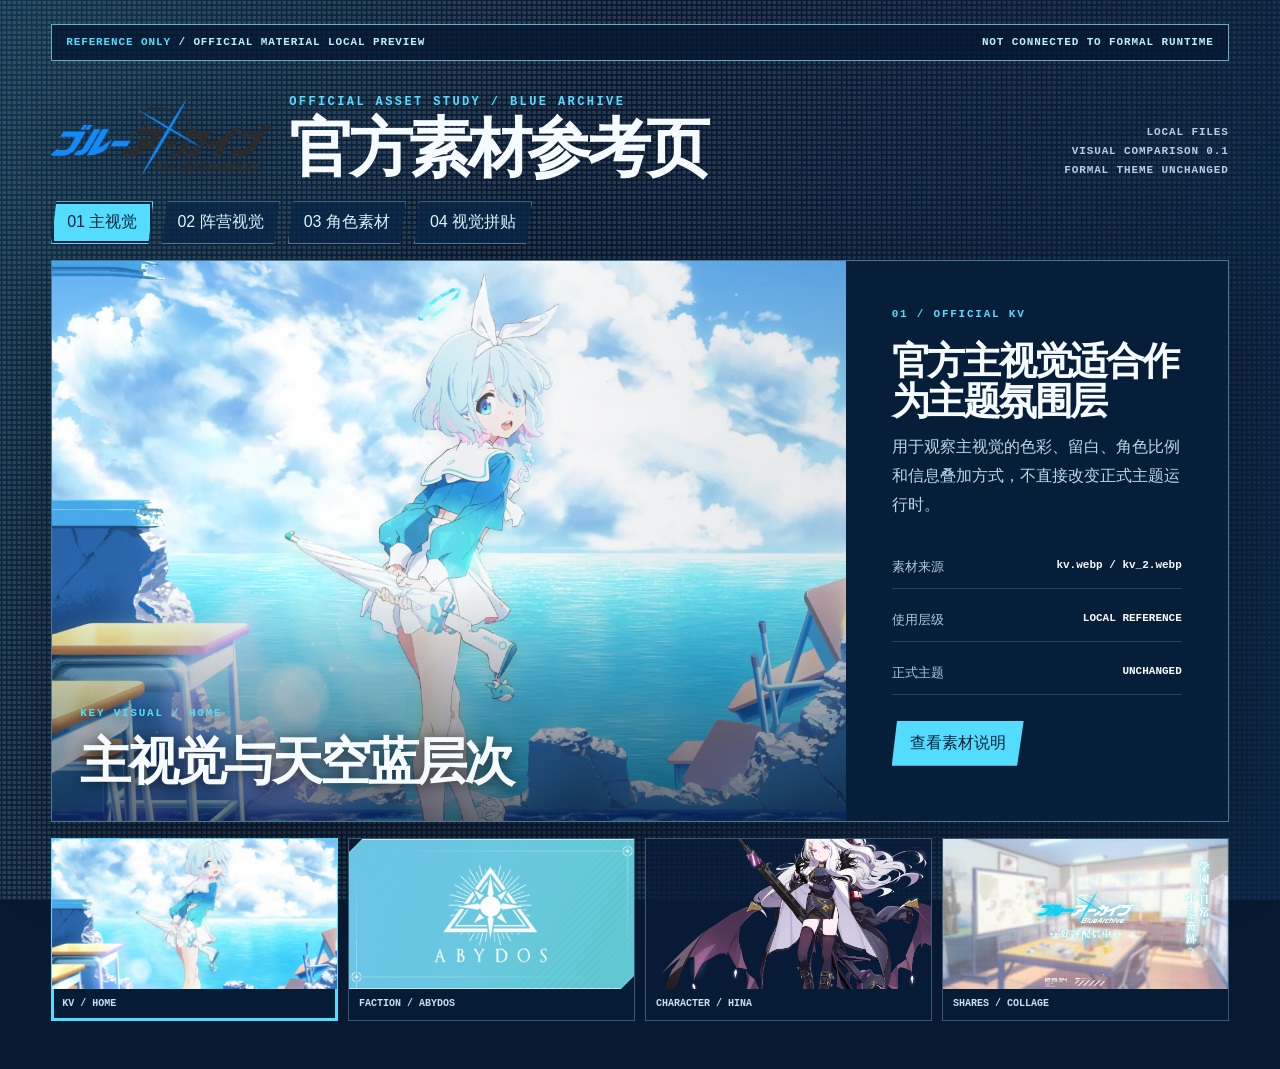
<file: club-app/themes/blue-archive/official-reference-preview.html>
<!doctype html>
<html lang="zh-CN">
<head>
  <meta charset="utf-8">
  <meta name="viewport" content="width=device-width, initial-scale=1">
  <title>Blue Archive Official Reference Preview</title>
  <style>
    :root { color-scheme: dark; font-family: "Microsoft YaHei UI", "Noto Sans SC", sans-serif; background: #081a31; color: #f5fbff; }
    * { box-sizing: border-box; }
    body { margin: 0; min-width: 320px; background: #081a31; }
    button { font: inherit; }
    .shell { min-height: 100vh; padding: 24px clamp(16px, 4vw, 64px) 48px; position: relative; overflow: hidden; }
    .shell::before { content: ""; position: fixed; inset: 0; pointer-events: none; background: linear-gradient(115deg, rgba(84,220,254,.2), transparent 36%, rgba(13,44,80,.8)), url('assets/visual/game-bg-cover.png') center / cover; opacity: .72; }
    .content { position: relative; z-index: 1; max-width: 1440px; margin: auto; }
    .notice { display: flex; align-items: center; justify-content: space-between; gap: 16px; padding: 10px 14px; border: 1px solid rgba(150,231,255,.7); background: rgba(4,24,48,.78); color: #bdefff; font: 700 11px/1.4 "Cascadia Mono", monospace; letter-spacing: .08em; }
    .notice b { color: #54dcfe; }
    header { display: flex; align-items: end; justify-content: space-between; gap: 24px; margin: 34px 0 22px; }
    .brand { display: flex; align-items: center; gap: 18px; }
    .brand img { width: min(220px, 34vw); max-height: 82px; object-fit: contain; object-position: left center; filter: drop-shadow(0 6px 18px rgba(0,0,0,.32)); }
    .eyebrow { margin: 0 0 8px; color: #54dcfe; font: 700 12px/1.2 "Cascadia Mono", monospace; letter-spacing: .2em; }
    h1 { margin: 0; font-size: clamp(30px, 5vw, 68px); line-height: .96; letter-spacing: -.07em; }
    .meta { color: #b4cee3; text-align: right; font: 700 11px/1.7 "Cascadia Mono", monospace; letter-spacing: .08em; }
    .tabs { display: flex; flex-wrap: wrap; gap: 8px; margin-bottom: 16px; }
    .tabs button { cursor: pointer; color: #d8f6ff; border: 1px solid rgba(162,227,255,.42); background: rgba(9,39,70,.82); padding: 10px 15px; clip-path: polygon(5% 0,100% 0,95% 100%,0 100%); }
    .tabs button[aria-selected="true"] { color: #06213d; background: #54dcfe; border-color: #54dcfe; box-shadow: 0 0 0 2px #06213d inset; }
    .stage { display: grid; grid-template-columns: minmax(0, 1.35fr) minmax(300px, .65fr); min-height: 560px; overflow: hidden; border: 1px solid rgba(162,227,255,.45); background: rgba(5,29,56,.82); box-shadow: 0 28px 80px rgba(0,0,0,.32); }
    .hero { position: relative; min-height: 560px; background: center / cover no-repeat; transition: background-image 220ms ease; }
    .hero::after { content: ""; position: absolute; inset: 0; background: linear-gradient(90deg, transparent 42%, rgba(4,20,42,.1)), linear-gradient(0deg, rgba(3,16,34,.62), transparent 42%); }
    .hero-caption { position: absolute; z-index: 1; left: 28px; bottom: 24px; max-width: 70%; text-shadow: 0 2px 14px rgba(0,0,0,.65); }
    .hero-caption small { display: block; color: #54dcfe; font: 700 11px/1.3 "Cascadia Mono", monospace; letter-spacing: .16em; }
    .hero-caption strong { display: block; margin-top: 8px; font-size: clamp(24px, 4vw, 52px); letter-spacing: -.06em; }
    .panel { padding: clamp(24px, 4vw, 46px); background: rgba(7,31,58,.93); }
    .panel-code { color: #54dcfe; font: 700 11px/1.4 "Cascadia Mono", monospace; letter-spacing: .16em; }
    h2 { margin: 18px 0 12px; font-size: clamp(26px, 3vw, 42px); line-height: 1.05; letter-spacing: -.06em; }
    .panel p { color: #bdd6e9; line-height: 1.8; margin: 0; }
    .source-list { display: grid; gap: 10px; margin: 26px 0; }
    .source { display: flex; justify-content: space-between; gap: 12px; padding: 12px 0; border-bottom: 1px solid rgba(162,227,255,.2); color: #aac9df; font-size: 13px; }
    .source b { color: #f5fbff; font: 700 11px/1.3 "Cascadia Mono", monospace; text-align: right; }
    .action { cursor: pointer; border: 0; padding: 12px 18px; color: #06213d; background: #54dcfe; clip-path: polygon(4% 0,100% 0,95% 100%,0 100%); }
    .gallery { display: grid; grid-template-columns: repeat(4, 1fr); gap: 10px; margin-top: 16px; }
    .thumb { min-width: 0; border: 1px solid rgba(162,227,255,.32); background: rgba(6,28,54,.75); padding: 0; cursor: pointer; color: #fff; text-align: left; }
    .thumb img { display: block; width: 100%; height: 150px; object-fit: cover; }
    .thumb span { display: block; padding: 9px 10px; color: #c3e2f3; font: 700 10px/1.25 "Cascadia Mono", monospace; }
    .thumb[aria-pressed="true"] { border-color: #54dcfe; box-shadow: 0 0 0 2px #54dcfe inset; }
    @media (max-width: 760px) {
      .shell { padding: 16px 12px 28px; }
      .notice { align-items: flex-start; flex-direction: column; gap: 3px; }
      header { align-items: flex-start; flex-direction: column; margin: 24px 0 18px; gap: 16px; }
      .meta { text-align: left; }
      .stage { display: block; min-height: 0; }
      .hero { min-height: 330px; }
      .panel { min-height: 380px; padding: 26px 20px; }
      .gallery { grid-template-columns: repeat(2, 1fr); }
      .thumb img { height: 110px; }
    }
    @media (prefers-reduced-motion: reduce) { *, *::before, *::after { transition-duration: 0ms !important; } }
  </style>
</head>
<body>
  <main class="shell">
    <div class="content">
      <div class="notice"><span><b>REFERENCE ONLY</b> / OFFICIAL MATERIAL LOCAL PREVIEW</span><span>NOT CONNECTED TO FORMAL RUNTIME</span></div>
      <header>
        <div class="brand"><img src="assets/visual/logo.png" alt="Blue Archive 官方 Logo"><div><p class="eyebrow">OFFICIAL ASSET STUDY / BLUE ARCHIVE</p><h1>官方素材参考页</h1></div></div>
        <div class="meta">LOCAL FILES<br>VISUAL COMPARISON 0.1<br>FORMAL THEME UNCHANGED</div>
      </header>
      <nav class="tabs" aria-label="官方素材预览分类">
        <button type="button" data-page="home" aria-selected="true">01 主视觉</button>
        <button type="button" data-page="school" aria-selected="false">02 阵营视觉</button>
        <button type="button" data-page="characters" aria-selected="false">03 角色素材</button>
        <button type="button" data-page="shares" aria-selected="false">04 视觉拼贴</button>
      </nav>
      <section class="stage" aria-live="polite">
        <div class="hero" data-hero style="background-image:url('assets/visual/kv.webp')"><div class="hero-caption"><small data-code>KEY VISUAL / HOME</small><strong data-title>主视觉与天空蓝层次</strong></div></div>
        <article class="panel"><div><div class="panel-code" data-panel-code>01 / OFFICIAL KV</div><h2 data-panel-title>官方主视觉适合作为主题氛围层</h2><p data-copy>用于观察主视觉的色彩、留白、角色比例和信息叠加方式，不直接改变正式主题运行时。</p><div class="source-list"><div class="source"><span>素材来源</span><b data-source>kv.webp / kv_2.webp</b></div><div class="source"><span>使用层级</span><b>LOCAL REFERENCE</b></div><div class="source"><span>正式主题</span><b>UNCHANGED</b></div></div></div><button class="action" type="button" data-action>查看素材说明</button></article>
      </section>
      <section class="gallery" aria-label="官方素材缩略图">
        <button class="thumb" type="button" data-thumb="home" aria-pressed="true"><img src="assets/visual/kv.webp" alt="官方主视觉 KV"><span>KV / HOME</span></button>
        <button class="thumb" type="button" data-thumb="school" aria-pressed="false"><img src="assets/visual/img_abydos.png" alt="阿拜多斯阵营视觉"><span>FACTION / ABYDOS</span></button>
        <button class="thumb" type="button" data-thumb="characters" aria-pressed="false"><img src="assets/feedback/hina-reference.png" alt="日奈角色参考图"><span>CHARACTER / HINA</span></button>
        <button class="thumb" type="button" data-thumb="shares" aria-pressed="false"><img src="assets/visual/shares.png" alt="官方视觉拼贴"><span>SHARES / COLLAGE</span></button>
      </section>
    </div>
  </main>
  <script>
    const pages={
      home:{code:'KEY VISUAL / HOME',panelCode:'01 / OFFICIAL KV',title:'主视觉与天空蓝层次',copy:'用于观察主视觉的色彩、留白、角色比例和信息叠加方式，不直接改变正式主题运行时。',source:'kv.webp / kv_2.webp',bg:'url("assets/visual/kv.webp")'},
      school:{code:'FACTION / SCHOOL VISUAL',panelCode:'02 / SCHOOL ART',title:'阵营图适合作为页面身份线索',copy:'阵营图可以帮助确定不同页面的色彩重心、纹理密度与卡片装饰方向，当前只做本地参考。',source:'img_abydos.png / img_trinity.png',bg:'url("assets/visual/img_catch-3.png")'},
      characters:{code:'CHARACTER / FEEDBACK STUDY',panelCode:'03 / CHARACTER ART',title:'角色图可用于反馈层构图研究',copy:'角色素材可用于研究确认、完成和空状态反馈的构图比例；当前不接入正式 P5 业务反馈组件。',source:'hina-reference.png / yuuka-reference.png',bg:'url("assets/feedback/hina-reference.png")'},
      shares:{code:'SHARES / VISUAL COLLAGE',panelCode:'04 / OFFICIAL COLLAGE',title:'拼贴素材展示官方图形语言',copy:'拼贴图用于观察图标、文字、色块和角色组合的节奏，正式主题仍只引用原创派生 SVG。',source:'shares.png / game-home.png',bg:'url("assets/visual/shares.png")'}
    };
    const root=document.documentElement, hero=document.querySelector('[data-hero]'), buttons=[...document.querySelectorAll('[data-page]')], thumbs=[...document.querySelectorAll('[data-thumb]')];
    function update(page){const d=pages[page]; hero.style.backgroundImage=d.bg; document.querySelector('[data-code]').textContent=d.code; document.querySelector('[data-title]').textContent=d.title; document.querySelector('[data-panel-code]').textContent=d.panelCode; document.querySelector('[data-panel-title]').textContent=d.title; document.querySelector('[data-copy]').textContent=d.copy; document.querySelector('[data-source]').textContent=d.source; buttons.forEach(b=>b.setAttribute('aria-selected',String(b.dataset.page===page))); thumbs.forEach(b=>b.setAttribute('aria-pressed',String(b.dataset.thumb===page))); root.dataset.previewPage=page;}
    buttons.forEach(b=>b.addEventListener('click',()=>update(b.dataset.page))); thumbs.forEach(b=>b.addEventListener('click',()=>update(b.dataset.thumb))); document.querySelector('[data-action]').addEventListener('click',()=>alert('本页仅用于本地官方素材参考，不代表已接入正式运行时或已完成授权核验。'));
  </script>
</body>
</html>
</file>
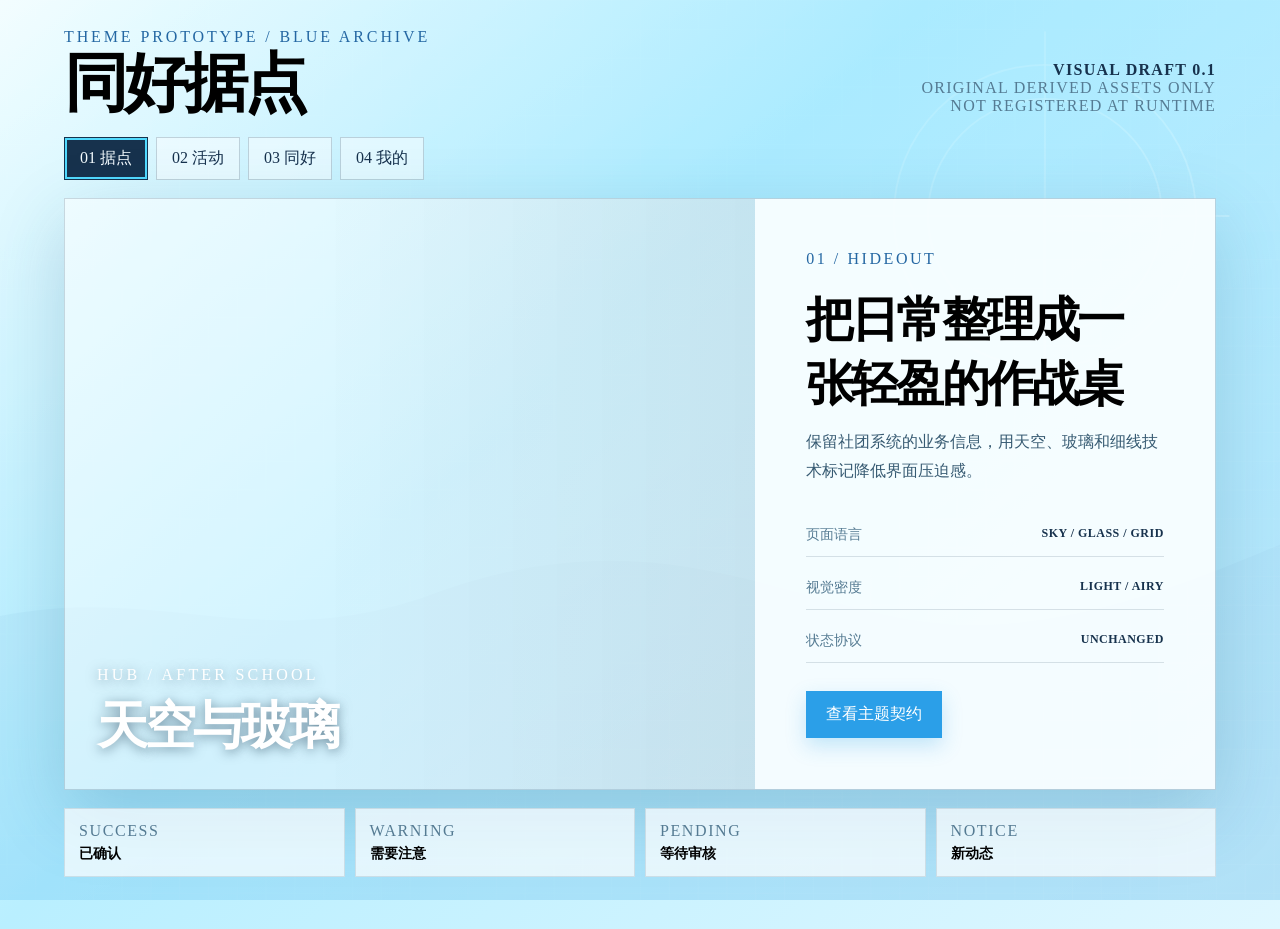
<file: club-app/themes/blue-archive/preview.html>
<!doctype html>
<html lang="zh-CN">
<head>
  <meta charset="utf-8">
  <meta name="viewport" content="width=device-width, initial-scale=1">
  <title>Blue Archive Theme Preview</title>
  <link rel="stylesheet" href="theme.css">
  <style>
    :root { font-family: var(--theme-display-font); color: var(--theme-ink); background: var(--theme-bg); }
    * { box-sizing: border-box; }
    body { margin: 0; min-width: 320px; min-height: 100vh; background: linear-gradient(135deg,#f7feff 0%,#b9efff 42%,#dff7ff 100%); }
    button { font: inherit; }
    .preview-shell { min-height: 100vh; padding: 28px clamp(16px, 5vw, 80px) 52px; position: relative; overflow: hidden; }
    .preview-shell::before { content: ''; position: fixed; inset: 0; pointer-events: none; background: url('assets/visual/derived/sky-glass.svg') center / cover; opacity: .28; mix-blend-mode: multiply; }
    .topbar, .stage, .status-strip { position: relative; z-index: 1; max-width: 1280px; margin-inline: auto; }
    .topbar { display: flex; align-items: end; justify-content: space-between; gap: 24px; margin-bottom: 22px; }
    .eyebrow { margin: 0 0 8px; color: #2467a3; font: 700 12px/1 var(--theme-accent-font); letter-spacing: .18em; }
    h1 { margin: 0; font-size: clamp(34px, 5vw, 72px); letter-spacing: -.06em; line-height: .95; }
    .top-meta { text-align: right; color: #557b93; font: 700 12px/1.6 var(--theme-accent-font); letter-spacing: .08em; }
    .top-meta strong { color: #17324d; }
    .nav { display: flex; gap: 8px; flex-wrap: wrap; margin-bottom: 18px; }
    .nav button { border: 1px solid rgba(23,50,77,.2); background: rgba(255,255,255,.64); color: #17324d; padding: 10px 15px; cursor: pointer; clip-path: var(--theme-panel-cut); transition: background 160ms ease, color 160ms ease, transform 160ms ease; }
    .nav button:hover { transform: translateY(-2px); background: #fff; }
    .nav button[aria-selected="true"] { background: #17324d; color: #fff; box-shadow: 0 0 0 2px #54dcfe inset; }
    .nav button:focus-visible { outline: none; box-shadow: var(--theme-focus-ring); }
    .stage { display: grid; grid-template-columns: minmax(0,1.2fr) minmax(320px,.8fr); min-height: 540px; border: 1px solid rgba(23,50,77,.18); background: rgba(255,255,255,.5); box-shadow: 0 24px 70px rgba(31,90,122,.2); clip-path: var(--theme-panel-cut); overflow: hidden; }
    .visual { min-height: 540px; position: relative; background: var(--theme-events-background); background-size: cover; background-position: center; transition: background-image 220ms ease; }
    .visual::after { content: ''; position: absolute; inset: 0; background: linear-gradient(90deg, transparent 36%, rgba(9,37,59,.08)); }
    .visual-label { position: absolute; left: 32px; bottom: 28px; z-index: 1; color: #fff; text-shadow: 0 2px 12px rgba(13,43,65,.5); }
    .visual-label small { display: block; font: 700 12px/1.4 var(--theme-accent-font); letter-spacing: .2em; }
    .visual-label strong { display: block; margin-top: 8px; font-size: clamp(30px,4vw,56px); letter-spacing: -.06em; }
    .panel { padding: clamp(24px,4vw,52px); background: rgba(250,254,255,.86); display: flex; flex-direction: column; justify-content: space-between; }
    .panel-code { color: #2467a3; font: 700 12px/1 var(--theme-accent-font); letter-spacing: .16em; }
    .panel h2 { margin: 20px 0 12px; font-size: clamp(28px,4vw,48px); letter-spacing: -.06em; }
    .panel p { margin: 0; color: #365a72; line-height: 1.8; }
    .data-list { display: grid; gap: 10px; margin: 28px 0; }
    .data-row { display: flex; justify-content: space-between; gap: 16px; padding: 12px 0; border-bottom: 1px solid rgba(23,50,77,.14); font-size: 14px; }
    .data-row span:first-child { color: #557b93; }
    .data-row strong { color: #17324d; font-family: var(--theme-accent-font); font-size: 12px; letter-spacing: .04em; }
    .action { align-self: start; border: 0; padding: 13px 20px; background: #2b9fe8; color: #fff; cursor: pointer; clip-path: var(--theme-command-cut); box-shadow: 0 8px 20px rgba(43,159,232,.25); }
    .action:hover { background: #1779b8; }
    .action:focus-visible { outline: none; box-shadow: var(--theme-focus-ring); }
    .status-strip { display: grid; grid-template-columns: repeat(4,1fr); gap: 10px; margin-top: 18px; }
    .status { padding: 13px 14px; background: rgba(255,255,255,.7); border: 1px solid rgba(23,50,77,.12); }
    .status small { display:block; color:#557b93; font:700 10px/1.3 var(--theme-accent-font); letter-spacing:.1em; }
    .status strong { display:block; margin-top:5px; font-size:14px; }
    .status[data-tone="success"] strong { color: var(--theme-status-success); }
    .status[data-tone="warning"] strong { color: var(--theme-status-warning); }
    .status[data-tone="pending"] strong { color: var(--theme-status-pending); }
    .status[data-tone="notice"] strong { color: var(--theme-status-notice); }
    @media (max-width: 760px) { .preview-shell { padding: 20px 16px 36px; } .topbar { align-items: start; flex-direction: column; gap: 12px; } .top-meta { text-align:left; } .stage { display: block; min-height: 0; } .visual { min-height: 300px; } .panel { min-height: 390px; padding: 28px 22px; } .status-strip { grid-template-columns: repeat(2,1fr); } }
    @media (prefers-reduced-motion: reduce) { *, *::before, *::after { transition-duration: 0ms !important; animation-duration: 0ms !important; } }
  </style>
</head>
<body>
  <main class="preview-shell">
    <header class="topbar">
      <div><p class="eyebrow">THEME PROTOTYPE / BLUE ARCHIVE</p><h1>同好据点</h1></div>
      <div class="top-meta"><strong>VISUAL DRAFT 0.1</strong><br>ORIGINAL DERIVED ASSETS ONLY<br>NOT REGISTERED AT RUNTIME</div>
    </header>
    <nav class="nav" aria-label="主题页面预览">
      <button type="button" data-page="hub" aria-selected="true">01 据点</button>
      <button type="button" data-page="events" aria-selected="false">02 活动</button>
      <button type="button" data-page="community" aria-selected="false">03 同好</button>
      <button type="button" data-page="me" aria-selected="false">04 我的</button>
    </nav>
    <section class="stage" aria-live="polite">
      <div class="visual" data-visual><div class="visual-label"><small data-code>HUB / AFTER SCHOOL</small><strong data-visual-title>天空与玻璃</strong></div></div>
      <article class="panel"><div><div class="panel-code" data-panel-code>01 / HIDEOUT</div><h2 data-panel-title>把日常整理成一张轻盈的作战桌</h2><p data-panel-copy>保留社团系统的业务信息，用天空、玻璃和细线技术标记降低界面压迫感。</p><div class="data-list"><div class="data-row"><span>页面语言</span><strong data-token>SKY / GLASS / GRID</strong></div><div class="data-row"><span>视觉密度</span><strong>LIGHT / AIRY</strong></div><div class="data-row"><span>状态协议</span><strong>UNCHANGED</strong></div></div></div><button class="action" type="button" data-action>查看主题契约</button></article>
    </section>
    <section class="status-strip" aria-label="状态色预览"><div class="status" data-tone="success"><small>SUCCESS</small><strong>已确认</strong></div><div class="status" data-tone="warning"><small>WARNING</small><strong>需要注意</strong></div><div class="status" data-tone="pending"><small>PENDING</small><strong>等待审核</strong></div><div class="status" data-tone="notice"><small>NOTICE</small><strong>新动态</strong></div></section>
  </main>
  <script>
    const pages = { hub:{code:'HUB / AFTER SCHOOL', title:'天空与玻璃', panel:'把日常整理成一张轻盈的作战桌', copy:'保留社团系统的业务信息，用天空、玻璃和细线技术标记降低界面压迫感。', token:'SKY / GLASS / GRID', bg:'url("assets/visual/derived/sky-glass.svg")'}, events:{code:'EVENTS / MISSION BOARD', title:'六边形任务网格', panel:'让活动信息像一张清晰的行动简报', copy:'用六边形、坐标线和轻量编号组织活动，不把战术装饰放到业务操作之前。', token:'HEX / COORD / BRIEF', bg:'url("assets/visual/derived/hex-grid.svg")'}, community:{code:'COMMUNITY / RELATION MAP', title:'轨道与节点', panel:'让社团关系保持可读，也保留一点未来感', copy:'关系线只做结构提示，不改变加入、创建和动态查看的业务语义。', token:'ORBIT / NODE / BOND', bg:'url("assets/visual/derived/orbit-network.svg")'}, me:{code:'ME / STUDENT DOSSIER', title:'档案玻璃面板', panel:'把个人状态放回一张安静的档案桌', copy:'轻薄面板承载个人资料和状态信息，装饰退到背景，焦点环保持高可见。', token:'DOSSIER / GLASS / STATUS', bg:'url("assets/visual/derived/profile-glass.svg")'} };
    const root = document.documentElement; const visual = document.querySelector('[data-visual]'); const buttons = [...document.querySelectorAll('[data-page]')];
    const update = page => { const d=pages[page]; visual.style.backgroundImage=d.bg; document.querySelector('[data-code]').textContent=d.code; document.querySelector('[data-visual-title]').textContent=d.title; document.querySelector('[data-panel-code]').textContent=d.code.replace(' / ',' / '); document.querySelector('[data-panel-title]').textContent=d.panel; document.querySelector('[data-panel-copy]').textContent=d.copy; document.querySelector('[data-token]').textContent=d.token; buttons.forEach(b=>b.setAttribute('aria-selected',String(b.dataset.page===page))); root.dataset.previewPage=page; };
    buttons.forEach(button=>button.addEventListener('click',()=>update(button.dataset.page))); document.querySelector('[data-action]').addEventListener('click',()=>alert('主题契约草案：未注册、未启用、业务逻辑不变。'));
  </script>
</body>
</html>
</file>
<file: club-app/themes/blue-archive/theme.css>
/* Blue Archive 主题草案 v0.1：原创派生资源，仅供未注册原型使用。 */
:root[data-theme="blue-archive"] {
  color-scheme: light; --theme-id: "blue-archive"; --theme-accent: #54dcfe; --theme-accent-strong: #2b9fe8; --theme-bg: #dff7ff; --theme-ink: #17324d; --theme-white: #fff; --theme-paper: rgba(255,255,255,.78); --theme-paper-warm: #f4fcff; --theme-muted: #557b93;
  --theme-status-success: #087f68; --theme-status-warning: #b36b00; --theme-status-locked: #536879; --theme-status-pending: #5569b8; --theme-status-failed: #b33d57; --theme-status-new: #1779b8; --theme-status-notice: #2467a3;
  --theme-display-font: "Microsoft YaHei UI", "Noto Sans SC", sans-serif; --theme-accent-font: "Cascadia Mono", "Microsoft YaHei UI", sans-serif; --theme-command-cut: polygon(3% 0,100% 0,96% 100%,0 100%); --theme-panel-cut: polygon(0 4%,98% 0,100% 96%,2% 100%); --theme-focus-ring: 0 0 0 4px #17324d, 0 0 0 7px #54dcfe;
  --theme-events-background: #dff7ff url("assets/visual/derived/hex-grid.svg") center/cover no-repeat; --theme-events-shade: linear-gradient(90deg,rgba(239,252,255,.96),rgba(223,247,255,.6));
  --theme-community-background: #376e9a url("assets/visual/derived/orbit-network.svg") center/cover no-repeat; --theme-community-shade: linear-gradient(90deg,rgba(20,53,82,.86),rgba(39,97,138,.35));
  --theme-profile-background: #e7f8fc url("assets/visual/derived/profile-glass.svg") center/cover no-repeat; --theme-profile-shade: linear-gradient(90deg,rgba(244,252,255,.95),rgba(229,248,252,.55));
}
@media (prefers-reduced-motion: reduce) { :root[data-theme="blue-archive"] { --theme-transition-duration: 0ms; } }
</file>
